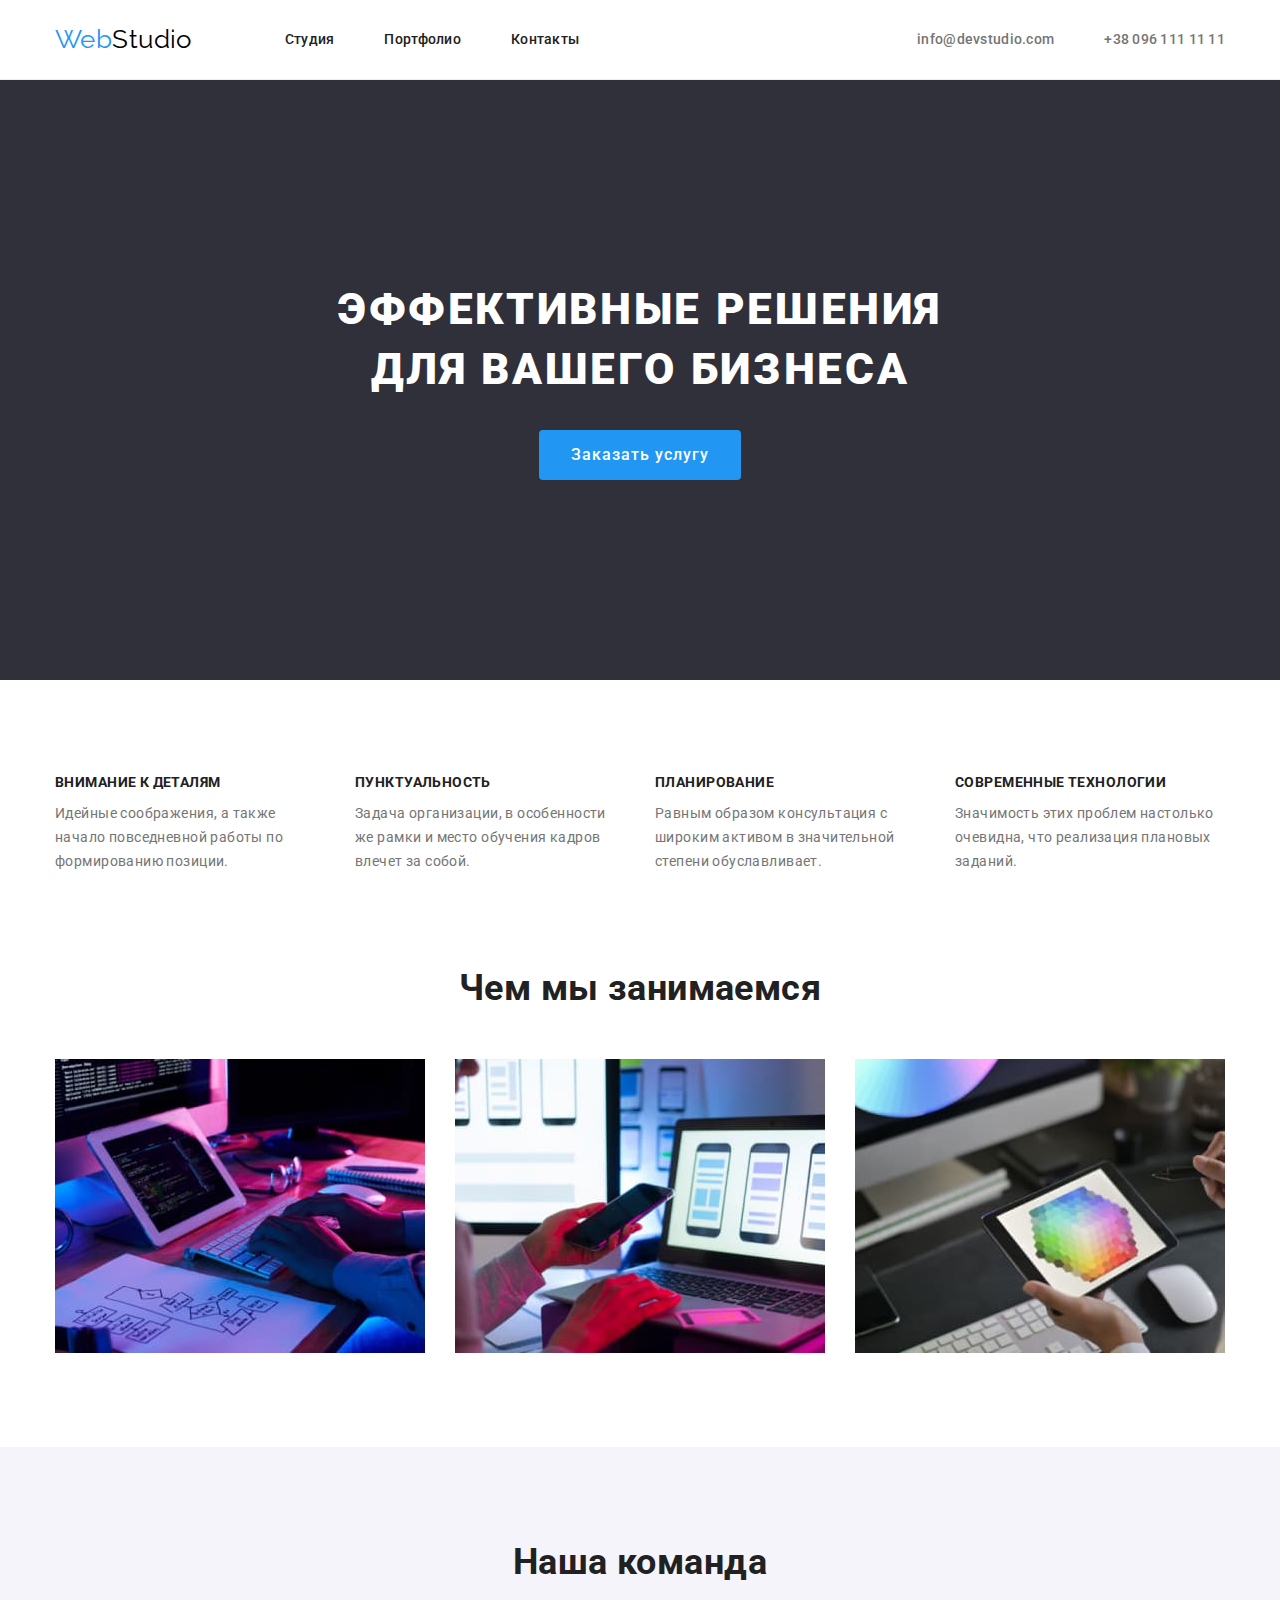
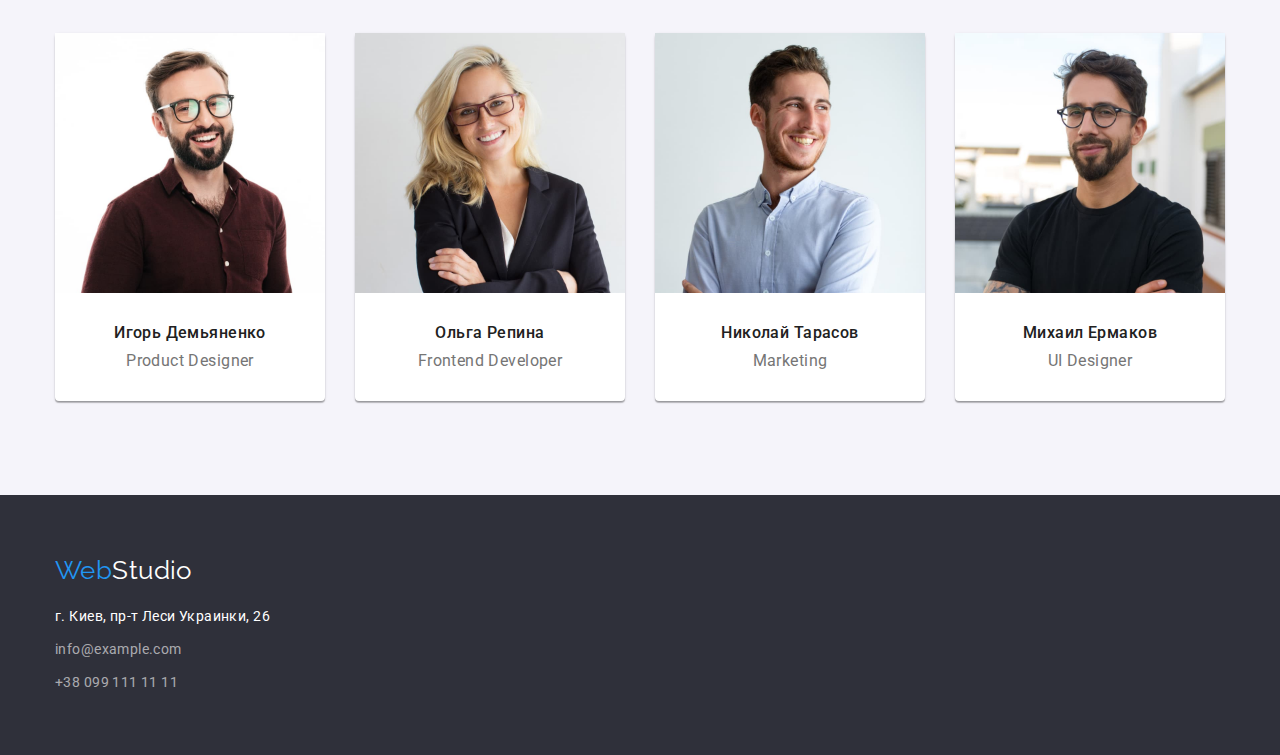
<file: index.html>
<!DOCTYPE html>
<html lang="ru">
<head>
    <meta charset="UTF-8">
    <meta http-equiv="X-UA-Compatible" content="IE=edge">
    <meta name="viewport" content="width=device-width, initial-scale=1.0">
    <title>Document</title>
    <link rel="stylesheet" href="https://cdnjs.cloudflare.com/ajax/libs/modern-normalize/1.0.0/modern-normalize.min.css" />
    <link rel="preconnect" href="https://fonts.googleapis.com">
    <link rel="preconnect" href="https://fonts.gstatic.com" crossorigin>
    <link href="https://fonts.googleapis.com/css2?family=Raleway:wght@700&family=Roboto:wght@400;500;700;900&display=swap"
        rel="stylesheet">
        <link rel="stylesheet" href="./css/styles.css">
</head>
<body>
<header class="pege-header">
    <div class="container header">
        <a class="logo link" href="./index.html">
            Web<span class="logo-color">Studio</span>
        </a>
        <nav>
            <ul class="site-nav list">
                <li class="item"><a class="link" href="">Студия</a> </li>
                <li class="item"><a class="link" href="./portfolio.html">Портфолио</a> </li>
                <li class="item"><a class="link" href="">Контакты</a> </li>
            </ul>
        </nav>
        <ul class="contact-list list">
            <li class="item"> <a class="link" href="mailto:info@devstudio.com">info@devstudio.com</a> </li>
            <li class="item"> <a class="link" href="tel:+380961111111">+38 096 111 11 11</a> </li>
        </ul>
    </div>
    
</header>
<main>
    <section class="hero">
        <h1 class="hero-title title">Эффективные решения <br> для вашего бизнеса</h1>
        <button class="button primery" type="button">Заказать услугу</button>
    </section>
    <section class="section" >
        <div class="container">
            <h2 class="advantages-title title">Наши преимущества</h2>
            <ul class="advantages-list list">
                <li class="item">
                    <h3 class="feature-title">Внимание к деталям</h3>
                    <p class="text">Идейные соображения, а также начало повседневной работы по формированию позиции.</p>
                </li>
                <li class="item">
                    <h3 class="feature-title">Пунктуальность</h3>
                    <p class="text">Задача организации, в особенности же рамки и место обучения кадров влечет за собой.</p>
                </li>
                <li class="item">
                    <h3 class="feature-title">Планирование</h3>
                    <p class="text">Равным образом консультация с широким активом в значительной степени обуславливает.</p>
                </li>
                <li class="item">
                    <h3 class="feature-title">Современные технологии</h3>
                    <p class="text">Значимость этих проблем настолько очевидна, что реализация плановых заданий.</p>
                </li>
            </ul>
        </div>
    </section>
    <section class="section no-padding" >
        <div class="container">
            <h2 class="section-title title">Чем мы занимаемся</h2>
            <ul class="work-list list">
                <li class="item"><img class="picture" src="./images/box1.jpg" alt="Наша продукция для ПК" width="370"></li>
                <li class="item"><img class="picture" src="./images/box2.jpg" alt="Наша продукция для смарфонов" width="370"></li>
                <li class="item"><img class="picture" src="./images/box3.jpg" alt="Наша продукция для планшетов" width="370"></li>
            </ul>
        </div>
    </section>
    <section class="section accent-color" >
        <div class="container">
            <h2 class="section-title title">Наша команда</h2>
            <ul class="team-list list">
                <li class="item"><img class="picture" src="./images/foto(0).jpg" alt="foto Product Designer" width="270">
                    <div class="wrapper">
                        <h3 class="user-title title">Игорь Демьяненко</h3>
                        <p class="text"><span lang="en">Product Designer</span></p>
                    </div>
                </li>
                <li class="item">
                    <img class="picture" src="./images/foto(1).jpg" alt="foto Frontend Developer" width="270">
                    <div class="wrapper">
                        <h3 class="user-title title">Ольга Репина</h3>
                        <p class="text"><span lang="en">Frontend Developer</span></p>
                    </div>
                </li>
                <li class="item">
                    <img class="picture" src="./images/foto(2).jpg" alt="foto Marketing" width="270">
                    <div class="wrapper">
                        <h3 class="user-title title">Николай Тарасов</h3>
                        <p class="text"><span lang="en">Marketing</span></p>
                    </div>
                </li>
                <li class="item">
                    <img class="picture" src="./images/foto(3).jpg" alt="foto UI Designer" width="270">
                    <div class="wrapper">
                        <h3 class="user-title title">Михаил Ермаков</h3>
                        <p class="text"><span lang="en">UI Designer</span></p>
                    </div>
                </li>
            </ul>
        </div>
    </section>
    
</main>
<footer class="footer">
    <div class="container">
        <a class="logo link" href="./index.html">
            Web<span class="logo-color">Studio</span>
        </a>
        <address class="page-address">
            <p>г. Киев, пр-т Леси Украинки, 26</p> 
            <a class="footer-contact" href="mailto:info@example.com">info@example.com</a> <br>
            <a class="footer-contact" href="tel:+380991111111">+38 099 111 11 11</a>
        </address>
    </div>
</footer>
</body>
</html>
</file>
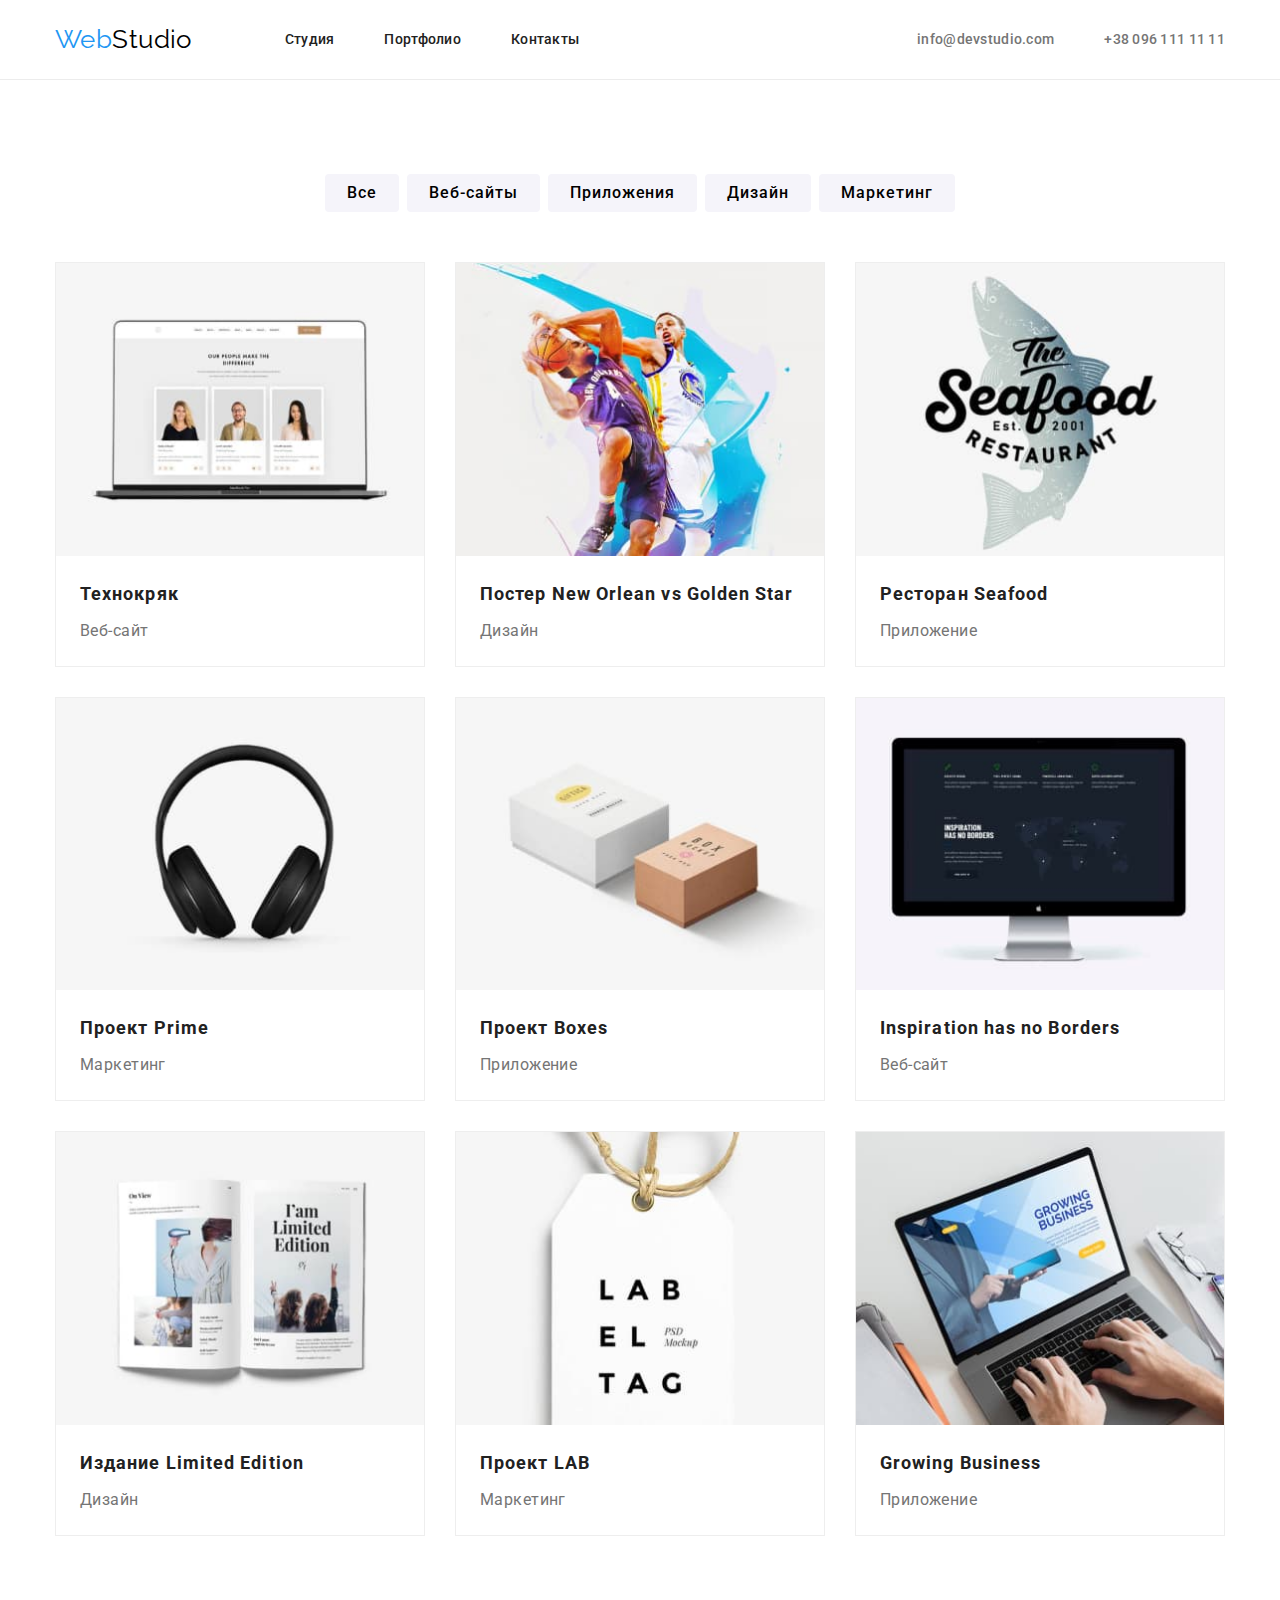
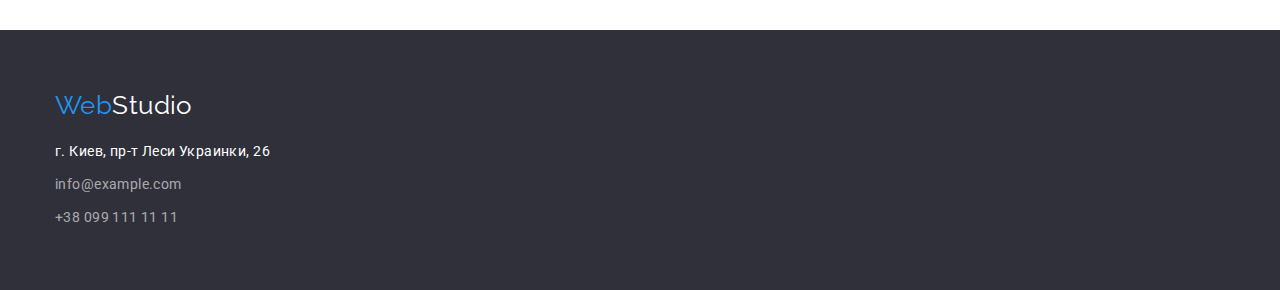
<file: portfolio.html>
<!DOCTYPE html>
<html lang="ru">
<head>
    <meta charset="UTF-8">
    <meta http-equiv="X-UA-Compatible" content="IE=edge">
    <meta name="viewport" content="width=device-width, initial-scale=1.0">
    <title>Portfolio</title>
    <link rel="stylesheet" href="https://cdnjs.cloudflare.com/ajax/libs/modern-normalize/1.0.0/modern-normalize.min.css" />
    <link rel="preconnect" href="https://fonts.googleapis.com">
    <link rel="preconnect" href="https://fonts.gstatic.com" crossorigin>
    <link href="https://fonts.googleapis.com/css2?family=Raleway:wght@700&family=Roboto:wght@400;500;700;900&display=swap"
        rel="stylesheet">
    <link rel="stylesheet" href="./css/styles.css">
</head>
<body>
    <header class="pege-header">
        <div class="container header">
            <a class="logo link" href="./index.html">
                Web<span class="logo-color">Studio</span>
            </a>
            <nav>
                <ul class="site-nav list">
                    <li class="item"><a class="link" href="./index.html">Студия</a> </li>
                    <li class="item"><a class="link" href="">Портфолио</a> </li>
                    <li class="item"><a class="link" href="">Контакты</a> </li>
                </ul>
            </nav>
            <ul class="contact-list list">
                <li class="item"> <a class="link" href="mailto:info@devstudio.com">info@devstudio.com</a> </li>
                <li class="item"> <a class="link" href="tel:+380961111111">+38 096 111 11 11</a> </li>
            </ul>
        </div>
    
    </header>
    <main>
        <section class="section"> 
            <div class="container">
                <ul class="settings-filter list">
                    <li class="item"><button type="button" class="button secondary">Все</button></li>
                    <li class="item"><button type="button" class="button secondary">Веб-сайты</button></li>
                    <li class="item"><button type="button" class="button secondary">Приложения</button></li>
                    <li class="item"><button type="button" class="button secondary">Дизайн</button></li>
                    <li class="item"><button type="button" class="button secondary">Маркетинг</button></li>
                </ul>
            </div>
        <div class="container">
            <h1 class="portfolio-title">Примеры работ</h1>
            <ul class="portfolio-list list">
                <li class="item"><img class="picture" src="./images/img1.jpg" alt="Ноутбук с открытой страницей сайта" width="370">
                    <div class="wrapper">
                        <h2 class="title">Технокряк</h2>
                        <p class="text">Веб-сайт</p>
                    </div> 
                </li>
                <li class="item"><img class="picture" src="./images/img2.jpg" alt="Двое мужчин играют в баскетбол" width="370">
                    <div class="wrapper">
                        <h2 class="title">Постер <span lang="en">New Orlean vs Golden Star</span></h2>
                        <p class="text">Дизайн</p>
                    </div>
                </li>
                <li class="item"><img class="picture" src="./images/img3.jpg" alt="Логотип ресторана сизображением рыбы" width="370">
                    <div class="wrapper"><h2 class="title">Ресторан <span lang="en">Seafood</span></h2>
                    <p class="text">Приложение</p>
                </div>
                </li>
                <li class="item"><img class="picture" src="./images/img4.jpg" alt="Наушники черного цвета" width="370">
                    <div class="wrapper">
                        <h2 class="title">Проект <span lang="en">Prime</span></h2>
                        <p class="text">Маркетинг</p>
                    </div>
                </li>
                <li class="item"><img class="picture" src="./images/img5.jpg" alt="Большая и маленькая бумажные коробки" width="370">
                    <div class="wrapper">
                        <h2 class="title">Проект <span lang="en">Boxes</span></h2>
                        <p class="text">Приложение</p>
                    </div>   
                </li>
                <li class="item"><img class="picture" src="./images/img6.jpg" alt="Включенный монитор с запущенной программой"
                        width="370">
                        <div class="wrapper">
                            <h2 class="title"><span lang="en">Inspiration has no Borders</span></h2>
                            <p class="text">Веб-сайт</p>
                        </div> 
                </li>
                <li class="item"><img class="picture" src="./images/img7.jpg" alt="Открытая книга с рисунками" width="370">
                    <div class="wrapper">
                        <h2 class="title">Издание <span lang="en">Limited Edition</span></h2>
                        <p class="text">Дизайн</p>
                    </div>
                </li>
                <li class="item"><img class="picture" src="./images/img8.jpg" alt="Бумажная бирка с логотипом проэкта" width="370">
                    <div class="wrapper">
                        <h2 class="title">Проект <span lang="en">LAB</span></h2>
                        <p class="text">Маркетинг</p>
                    </div>
                </li>
                <li class="item"><img class="picture" src="./images/img9.jpg" alt="Процесс работы за ноутбуком" width="370">
                    <div class="wrapper">
                        <h2 class="title"><span lang="en">Growing Business</span></h2>
                        <p class="text">Приложение</p>
                    </div>
                </li>
            </ul>
        </div>
        
        </section>
      
    </main>
    <footer class="footer">
        <div class="container">
            <a class="logo link" href="./index.html">
                Web<span class="logo-color">Studio</span>
            </a>
            <address class="page-address">
                <p>г. Киев, пр-т Леси Украинки, 26</p>
                <a class="footer-contact" href="mailto:info@example.com">info@example.com</a> <br>
                <a class="footer-contact" href="tel:+380991111111">+38 099 111 11 11</a>
            </address>
        </div>
    </footer>
</body>
</html>
</file>
<file: css/styles.css>
:root{
  --primery-text-color: #212121;
  --secondary-text-color:#757575;
  --accent-color:#2196f3;
  --white-color:#ffffff;
}

body {
  font-family: "Roboto", "Raleway", sans-serif;
  background-color: var(--white-color);
  color: var(--primery-text-color);
  font-size: 14px;
  letter-spacing: 0.03em;
}


/* Сброс стилей */

.title{
  margin: 0;
}

.link {
  text-decoration: none;
}

.list {
  list-style: none;
  padding: 0;
  margin: 0;
}

p{
  margin: 0;
}
/* СТРАНИЦА СТУДИЯ */

.container{
  width: 1200px;
  padding-left: 15px;
  padding-right: 15px;
  margin-left: auto;
  margin-right: auto;
}

/* Page-header */

.header{
  display: flex;
  align-items: center;
   
}

.pege-header{
  border-bottom: 1px solid #ECECEC;
  padding-top: 24px;
  padding-bottom: 25px;
}

/* Logo */

.logo {
  font-family: "Raleway", sans-serif;
  color: var(--accent-color);
  font-size: 26px;
  line-height: 1.17;
}

.header .logo-color {
  color: #000000;
}


/* Site nav */

.site-nav{
  display: flex;
  margin-left: 93px;
}

.site-nav .item + .item{
  margin-left: 50px;
}

.site-nav .link,
.contact-list .link {
  color: var(--primery-text-color);
  font-weight: 500;
  line-height: 1.17;
  letter-spacing: 0.02em;
}

.site-nav .link:hover,
.contact-list .link:hover {
  color: var(--accent-color);
}

.site-nav .link:focus,
.contact-list .link:focus {
  color: var(--accent-color);
}


/* Contact */

.contact-list{
  display: flex;
  margin-left: auto;
}

.contact-list .item + .item{
  margin-left: 50px;
}

.contact-list .link {
  color: var(--secondary-text-color);
}

/* Hero */

.hero {
  padding-top: 200px;
  padding-bottom: 200px;
  background-color: #2f303a;
  text-align: center;
}

.hero-title {
  margin-bottom: 30px;
  color: var(--white-color);
  font-weight: 900;
  font-size: 44px;
  line-height: 1.36;
  letter-spacing: 0.06em;
  text-transform: uppercase;
}

/* Button */

.button {
  font-size: 16px;
  font-weight: 500;
  letter-spacing: 0.06em;
  border-style: none;
  border-radius: 4px;
  text-align: center;
  cursor: pointer;
}

.button.primery {
  padding: 10px 32px;
  color: var(--white-color);
  background-color: var(--accent-color);
  line-height: 1.88;
}

/* Кнопки фильтра */

.button.secondary:hover,
.button.secondary:focus{
  color: var(--white-color);
  background-color:var(--accent-color) ;
  box-shadow: 0px 4px 4px 0px rgba(0, 0, 0, 0.25);
}

/* Section Padding */

.section{
  padding: 94px 0px;
}
/* Advantages */

.advantages-title {
 visibility: hidden;
 height: 0;
}

.advantages-list{
  display: flex;
}

.advantages-list .item:not(:last-child){
  margin-right: 30px;
}

.advantages-list .item{
  width:calc(100%/4);
  
}

.advantages-list .feature-title {
  margin: 0;
  margin-bottom: 10px;
  font-size: 14px;
  font-weight: 700;
  line-height: 1.17;
  text-transform: uppercase;
}

.advantages-list .text {
  color: var(--secondary-text-color);
  line-height: 1.72;
}

/* Work Section */

.picture{
  display: block;
  width: 100%; 
}

.section.no-padding{
  padding-top: 0;
}

.section-title {
  margin-bottom: 50px;
  font-size: 36px;
  font-weight: 700;
  line-height: 1.17;
  text-align: center;
}

.work-list{
  display: flex; 
}

.work-list .item:not(:last-child){
  margin-right: 30px;
}

.work-list .item{
  width: calc(100%/3);
}

/* Team Section */

.section.accent-color{
  background-color: #F5F4FA;
}

.team-list{
  display: flex;
}
.team-list .item{
  width: calc(100%/4);
  background-color: #fff;
  border-radius: 4px;
  box-shadow: 0px 2px 1px 0px rgba(0, 0, 0, 0.2),
    0px 1px 1px 0px rgba(0, 0, 0, 0.14), 0px 1px 3px 0px rgba(0, 0, 0, 0.12);
}

.team-list .item:not(:last-child){
  margin-right: 30px;
}

.user-title {
  margin-bottom: 10px;
  font-size: 16px;
  font-weight: 500;
  line-height: 1.19;
  text-align: center;
}

.team-list .text {
  color: var(--secondary-text-color);
  font-size: 16px;
  line-height: 1.17;
  text-align: center;
}

.team-list .wrapper{
  padding: 30px 0px;
}

/* Footer */

.footer {
  padding: 60px 0px;
  background-color: #2f303a;
}

/* Address */

.page-address {
  margin-top: 20px;
  color: var(--white-color);
  font-style: inherit;
  line-height: 1.71;
}

.footer-contact {
  display:inline-block;
  margin-top: 9px;
  color: rgba(255, 255, 255, 0.6);
  line-height: 1.71;
  text-decoration: none;
}
.footer-contact:hover,
.footer-contact:focus {
  color: var(--accent-color);
}

/* СТРАНИЦА ПОРФОЛИО */

/* Button secondary */

.button.secondary{
  background-color: #F5F4FA;
  line-height: 1.62;
  padding: 6px 22px;
}

/* Settings filter */
 
.settings-filter{
  display: flex;
  justify-content: center;
  margin-bottom: 50px;
}

.settings-filter .item:not(:last-child){
  margin-right: 8px;
}

/* Portfolio */

.portfolio-title{
  margin: 0;
  visibility: hidden;
  height: 0;
}

.portfolio-list{
  display: flex;
  flex-wrap: wrap;
  margin-top: -30px;
  margin-left: -30px;
}

.portfolio-list .item{
  flex-basis: calc(100%/3 - 30px);
  margin-top: 30px;
  margin-left: 30px;
  border: 1px solid rgba(238, 238, 238, 1);
}

.portfolio-list .title{
  margin-bottom: 4px; 
  font-size: 18px;
  line-height: 2;
  letter-spacing: 0.06em;
}

.portfolio-list .text{
  color: var(--secondary-text-color);
  font-size: 16px;
  line-height: 1.88;
}

.portfolio-list .wrapper{
  padding: 20px 24px;
}

/* Logo-color */

.footer .logo-color{
  color:#ffffff;
}
</file>
